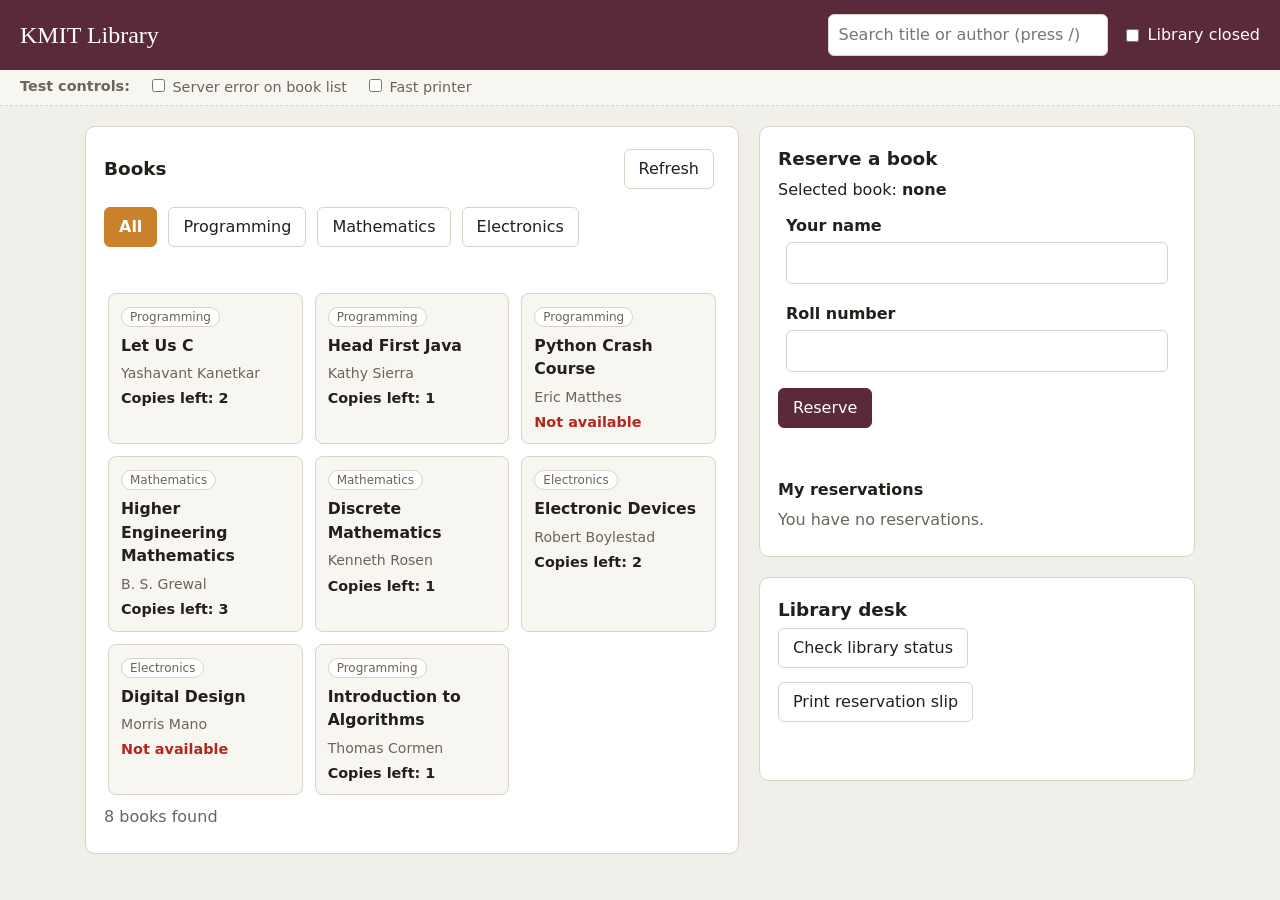
<file: index.html>
<!DOCTYPE html>
<html lang="en">
<head>
  <meta charset="UTF-8">
  <meta name="viewport" content="width=device-width, initial-scale=1">
  <title>KMIT Library: Book Reservations</title>
  <link rel="stylesheet" href="style.css">
</head>
<body>

  <!-- ================= HEADER ================= -->
  <header class="topbar">
    <h1>KMIT Library</h1>
    <input id="searchBox" type="text" placeholder="Search title or author (press /)">
    <label class="switch">
      <input type="checkbox" id="closedToggle">
      Library closed
    </label>
  </header>

  <!-- Test controls: they change how the given server simulator behaves -->
  <div class="testbar">
    <b>Test controls:</b>
    <label><input type="checkbox" id="failToggle"> Server error on book list</label>
    <label><input type="checkbox" id="fastPrinter"> Fast printer</label>
  </div>

  <main class="layout">

    <!-- ================= BOOKS ================= -->
    <section class="panel">
      <div class="panel-head">
        <h2>Books</h2>
        <button id="refreshBtn">Refresh</button>
      </div>

      <div id="tabs" class="tabs">
        <button class="tab selected" data-cat="All">All</button>
        <button class="tab" data-cat="Programming">Programming</button>
        <button class="tab" data-cat="Mathematics">Mathematics</button>
        <button class="tab" data-cat="Electronics">Electronics</button>
      </div>

      <p id="status" class="status"></p>
      <div id="books" class="books"></div>
      <p id="resultCount" class="muted"></p>
    </section>

    <!-- ================= RIGHT COLUMN ================= -->
    <div class="column">

      <section id="details" class="panel hidden">
        <h2 id="detailTitle"></h2>
        <p id="detailAuthor" class="muted"></p>
        <p id="detailSummary"></p>
        <p id="detailCopies"></p>
        <p id="detailMsg" class="muted"></p>
      </section>

      <section class="panel">
        <h2>Reserve a book</h2>
        <p>Selected book: <b id="selectedBook">none</b></p>

        <form id="reserveForm" novalidate>
          <div class="field">
            <label for="studentName">Your name</label>
            <input id="studentName" type="text">
          </div>
          <div class="field">
            <label for="rollNo">Roll number</label>
            <input id="rollNo" type="text">
          </div>
          <button id="reserveBtn" class="primary">Reserve</button>
        </form>
        <p id="formMsg" class="status"></p>

        <h3>My reservations</h3>
        <p id="noReservations" class="muted">You have no reservations.</p>
        <ul id="reservations" class="reservations"></ul>
      </section>

      <section class="panel">
        <h2>Library desk</h2>
        <button id="statusBtn">Check library status</button>
        <p id="libStatus"></p>
        <p id="libHours"></p>
        <p id="statusTime" class="muted"></p>

        <button id="printBtn">Print reservation slip</button>
        <p id="printMsg" class="status"></p>
      </section>

    </div>
  </main>

  <script src="script.js"></script>
</body>
</html>
</file>
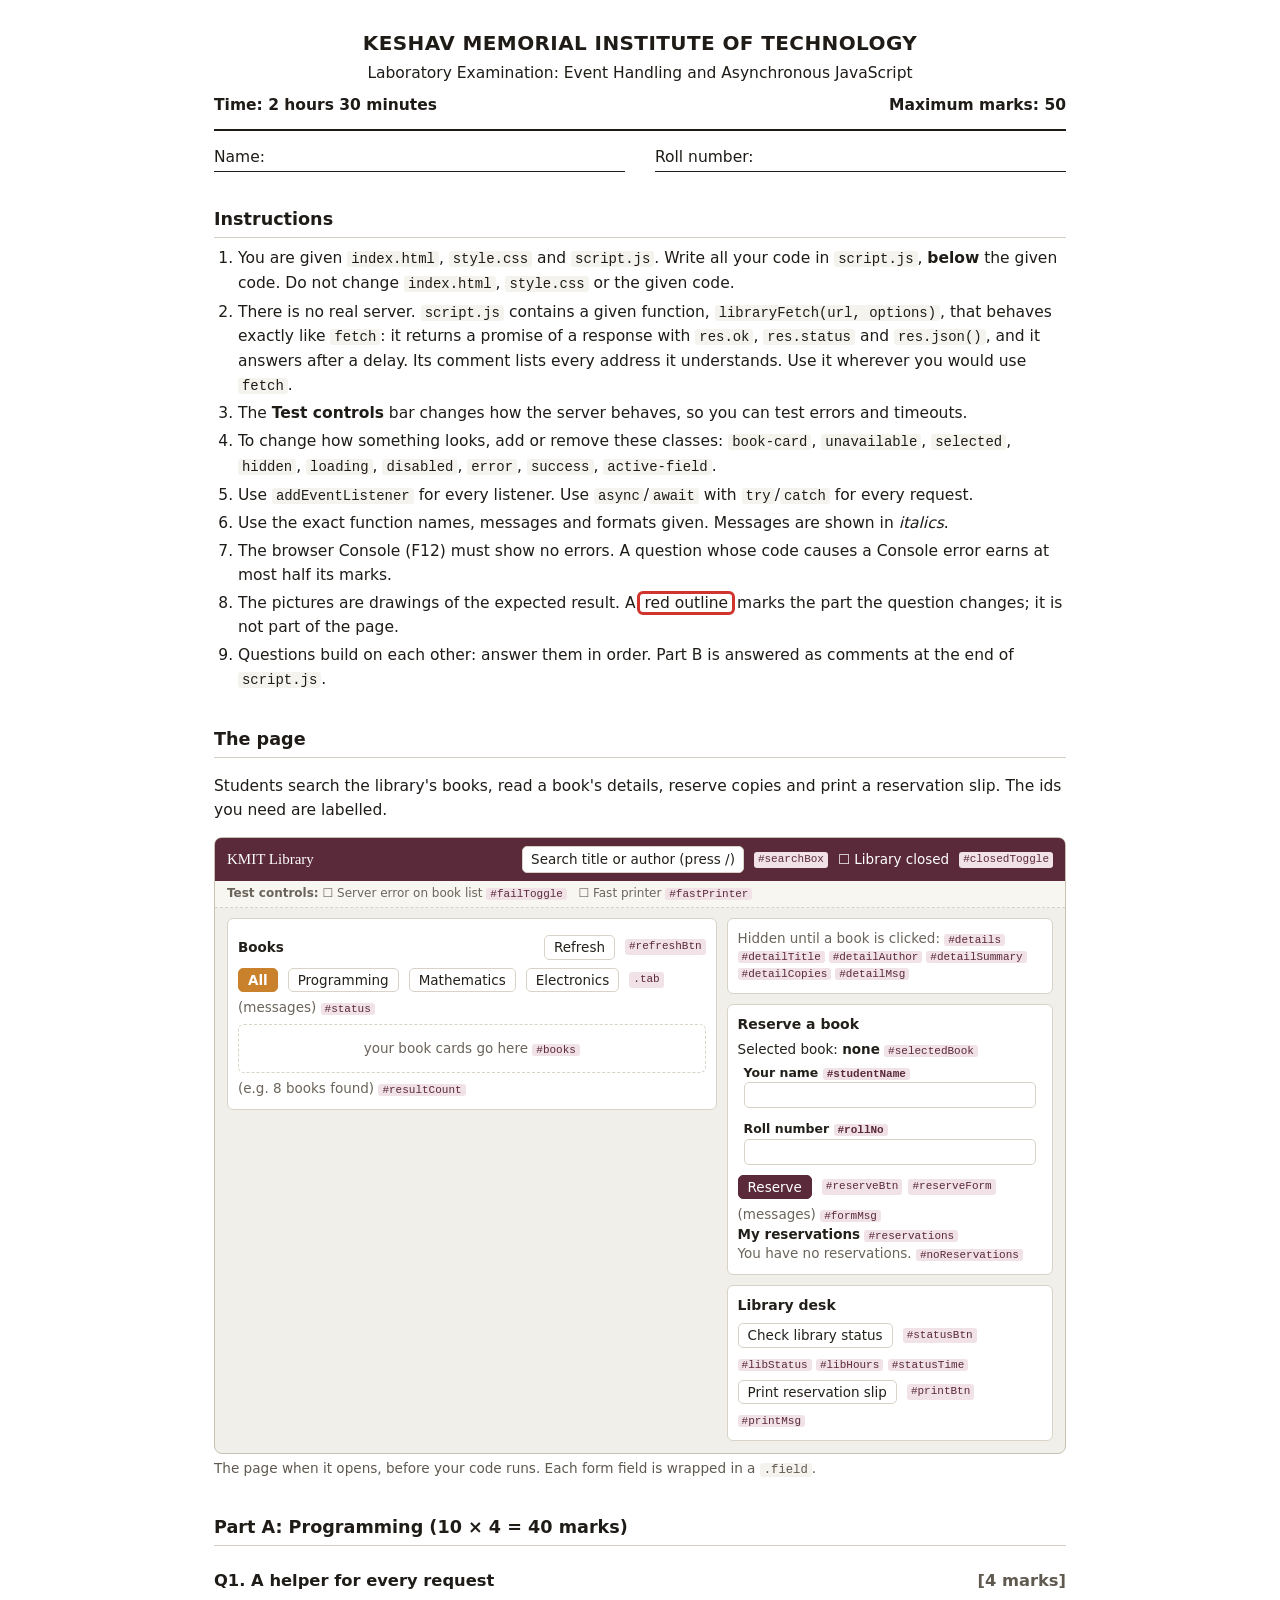
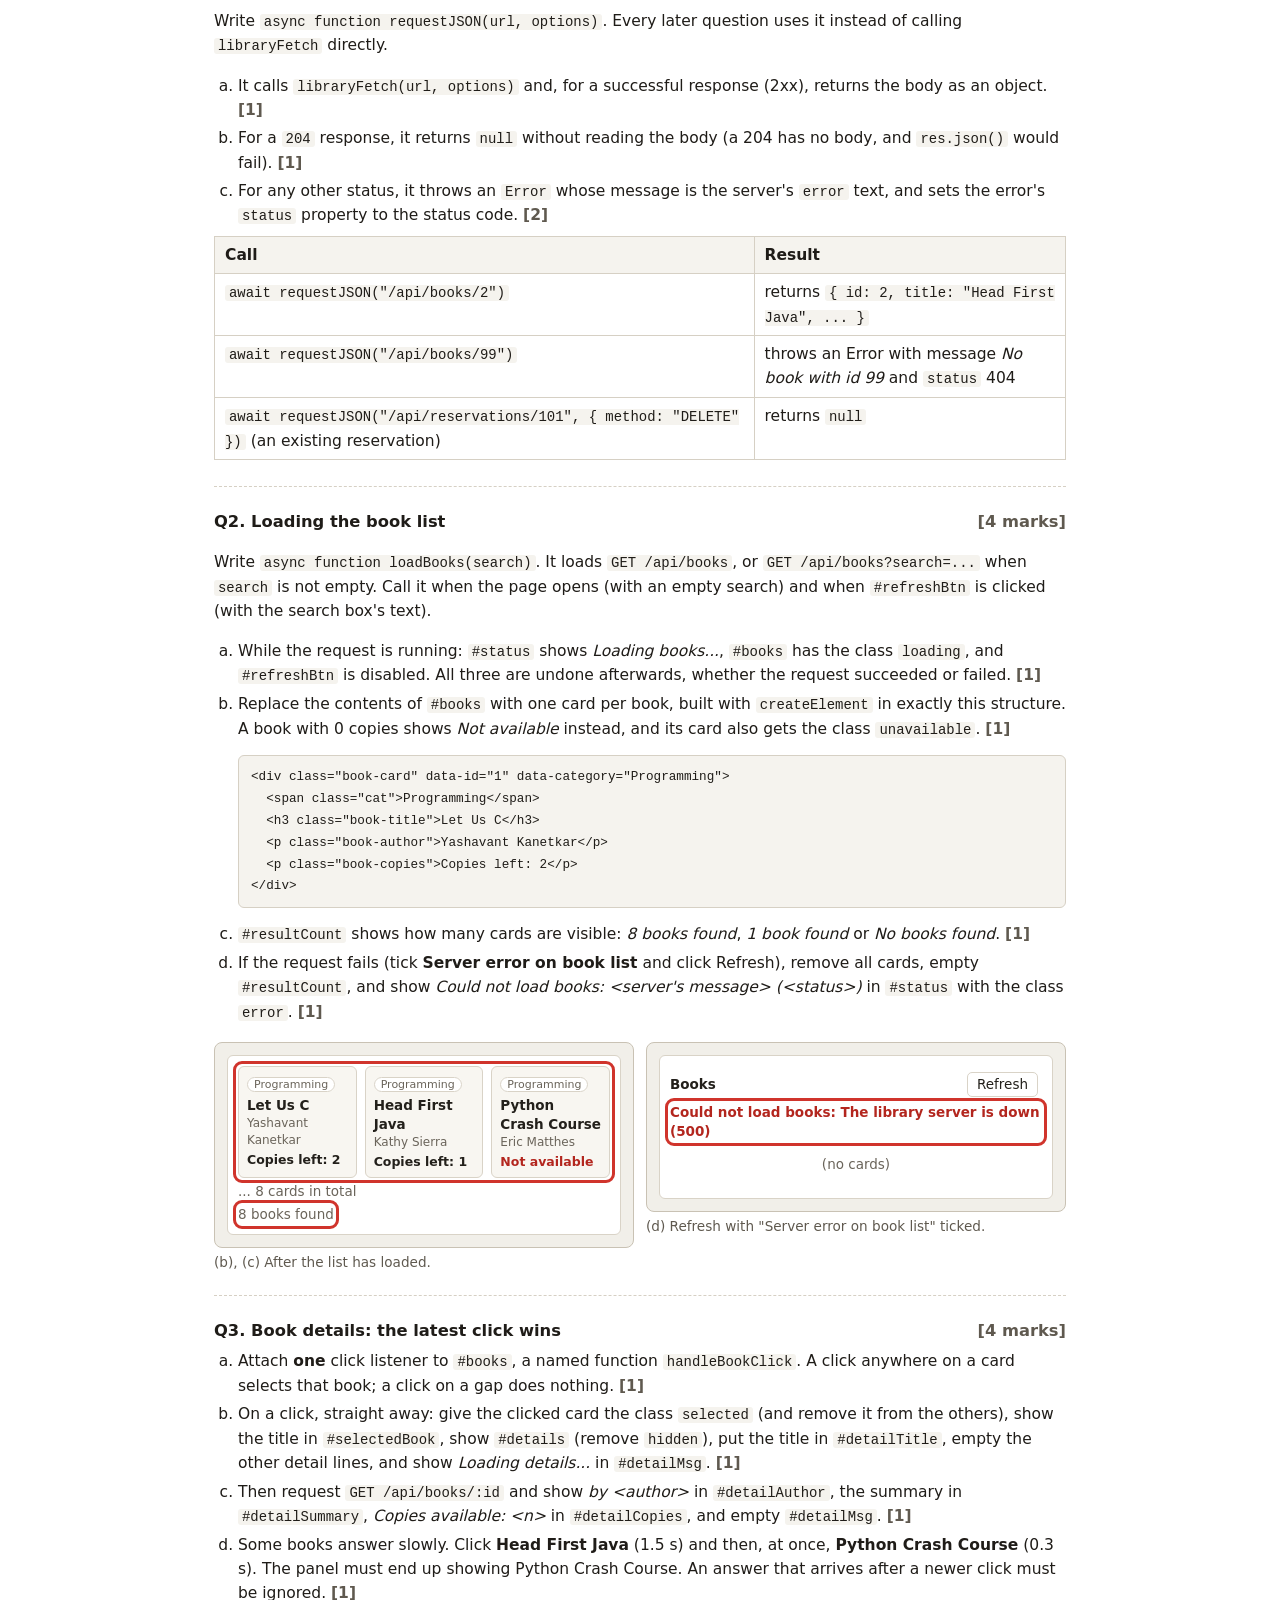
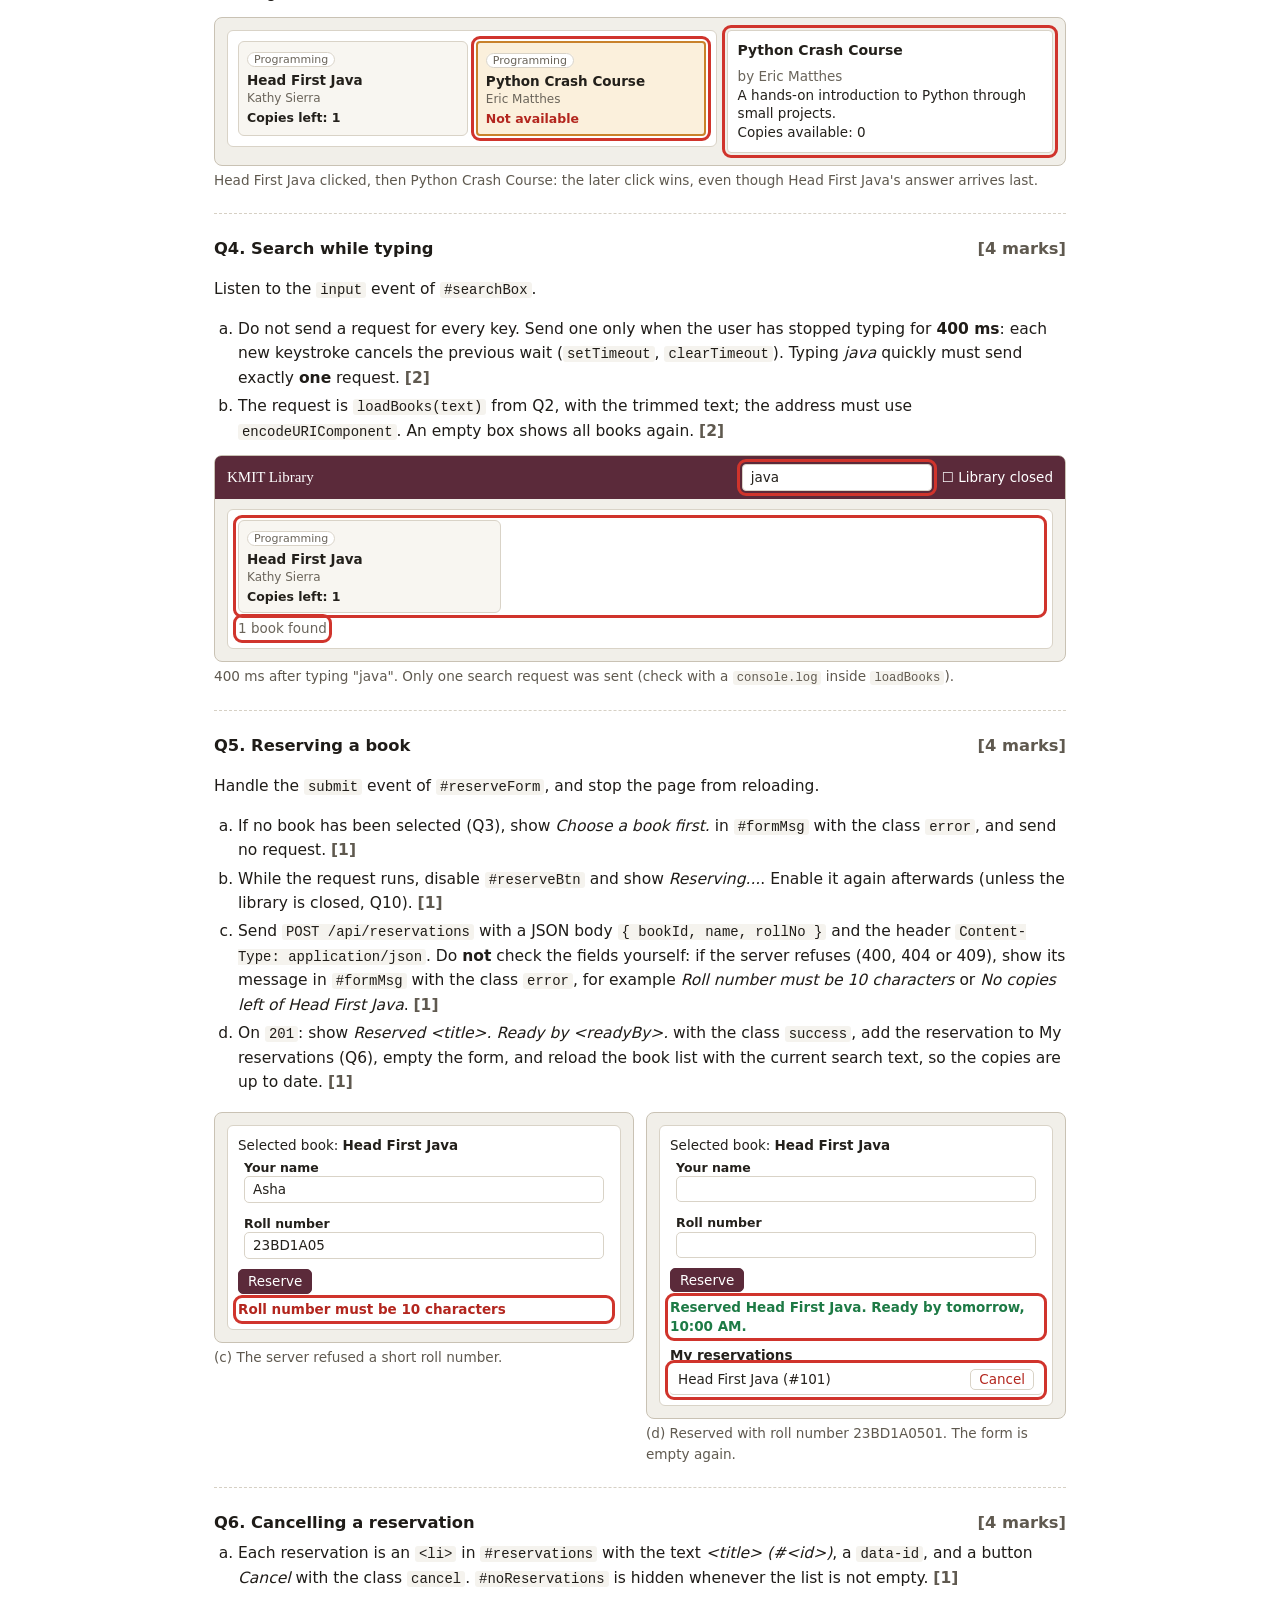
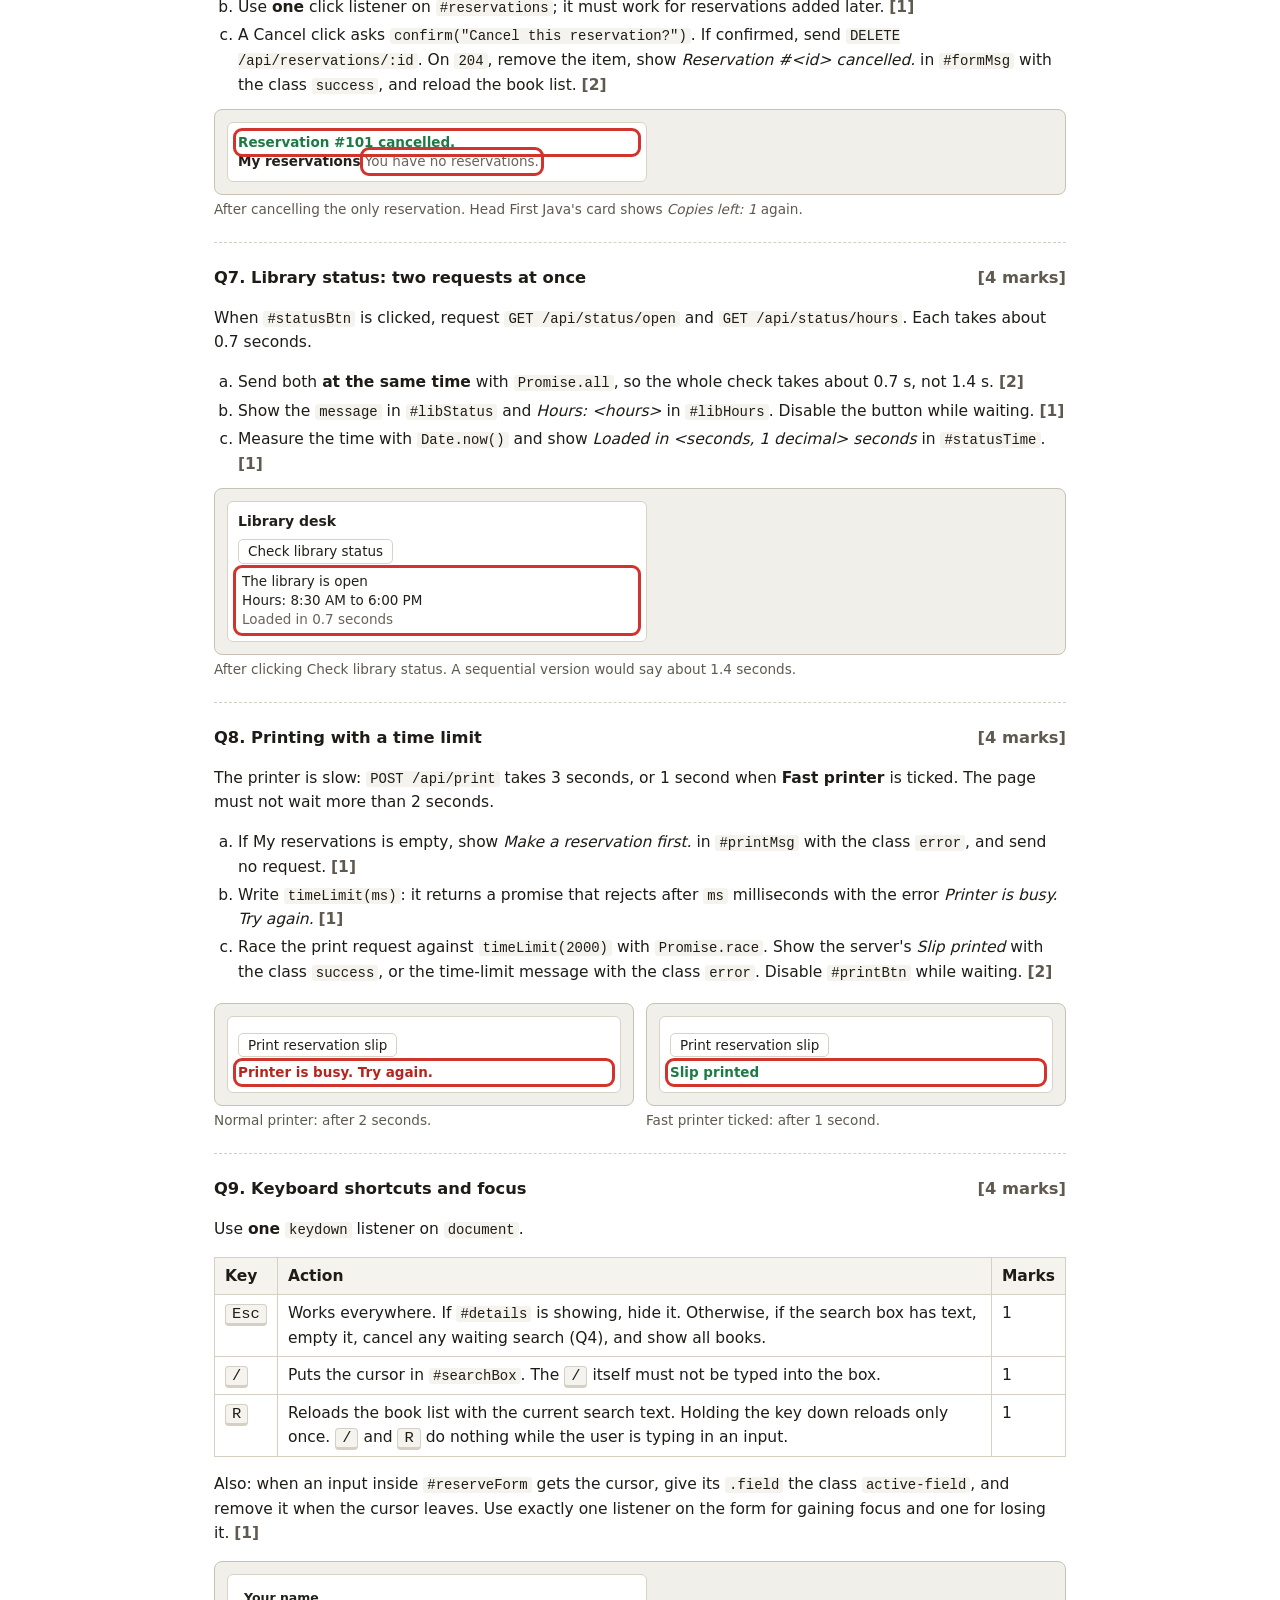
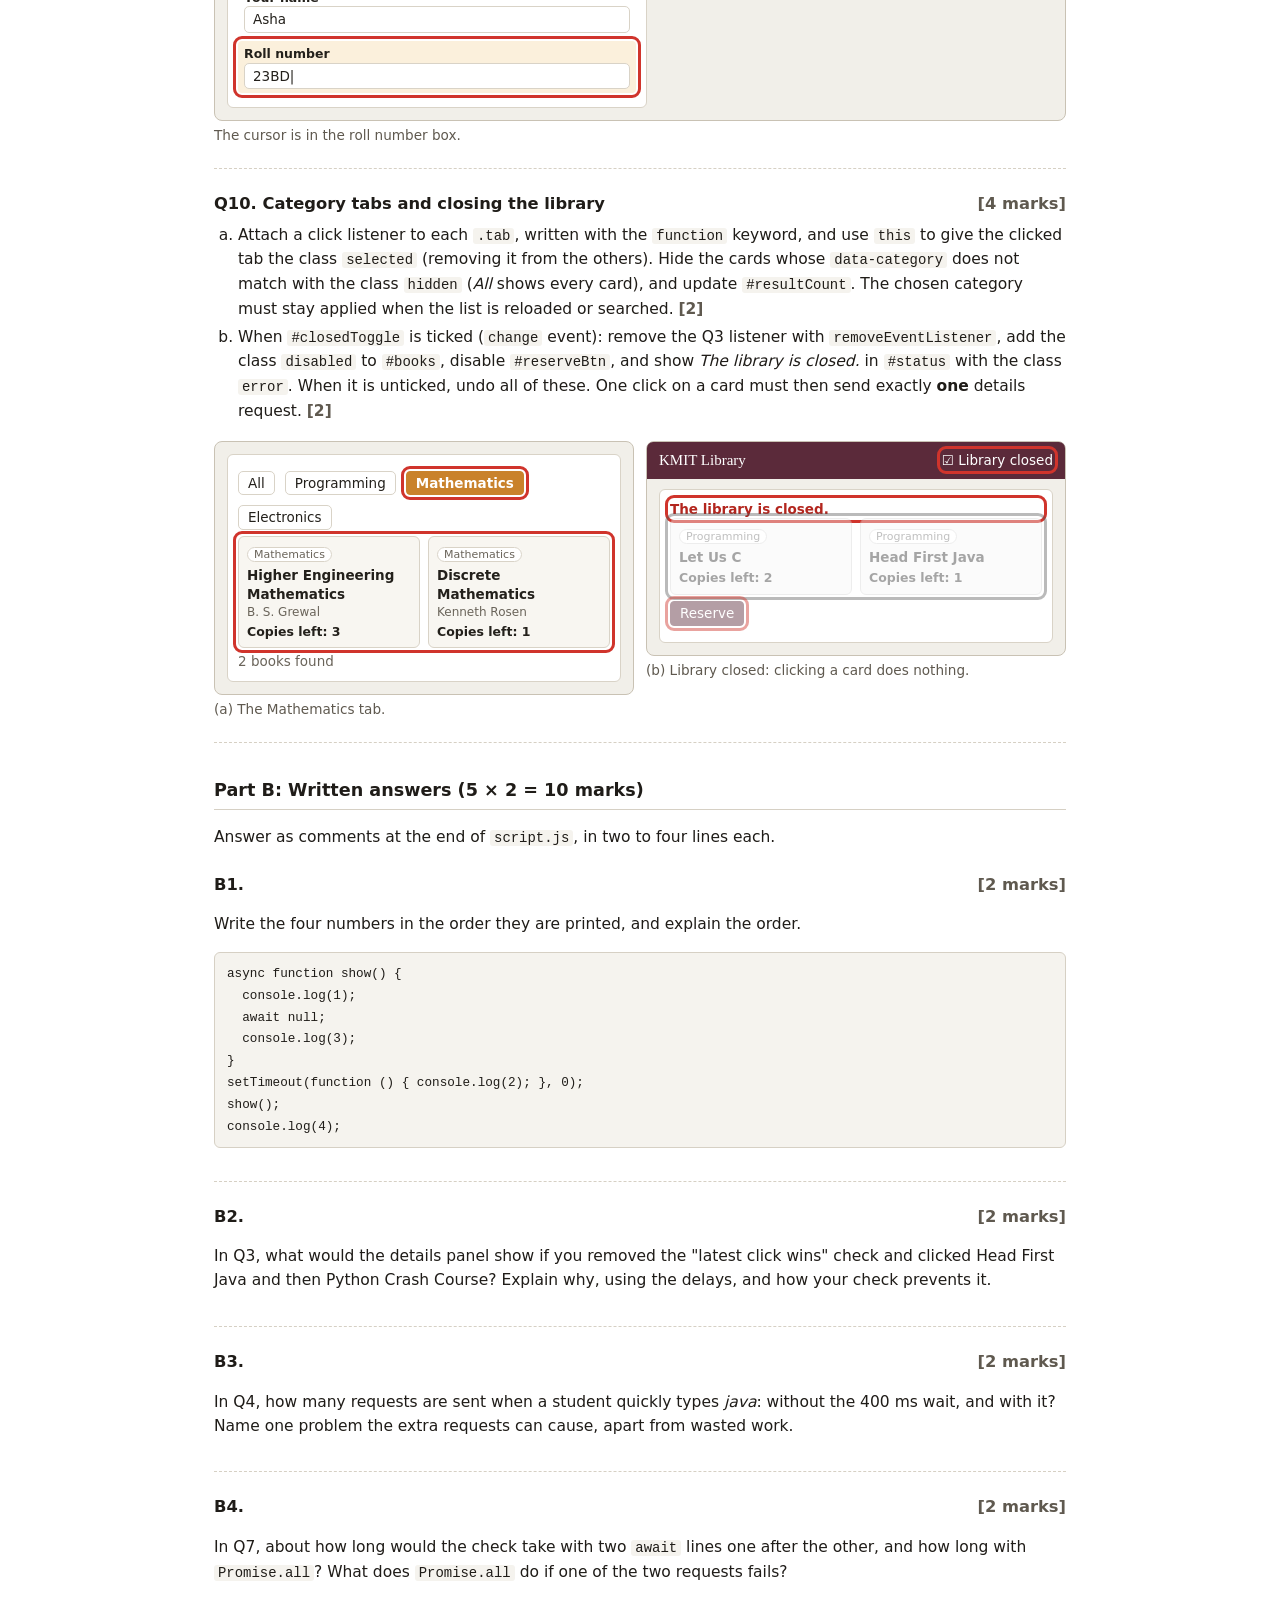
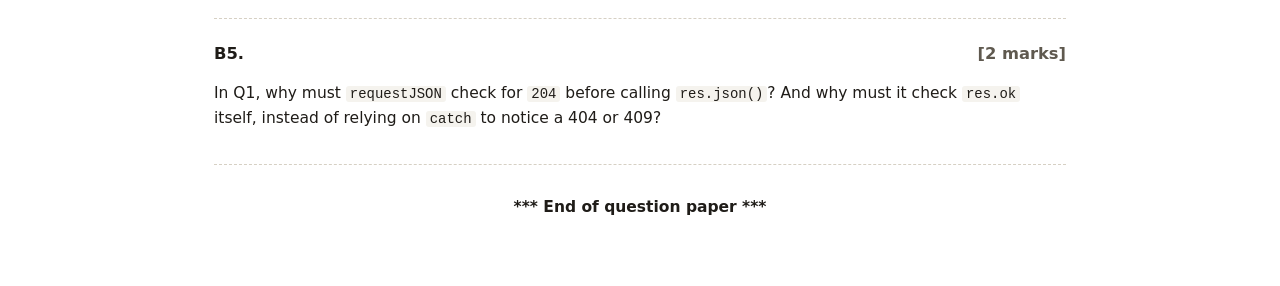
<file: question-paper.html>
<!DOCTYPE html>
<html lang="en">
<head>
<meta charset="UTF-8">
<meta name="viewport" content="width=device-width, initial-scale=1">
<title>Lab Exam: Event Handling and Asynchronous JavaScript</title>
<style>
  :root { --bg: #ffffff; --ink: #1f1c18; --muted: #5f594f; --line: #d6d0c4; --soft: #f5f3ee; color-scheme: light; }
  @media (prefers-color-scheme: dark) {
    :root { --bg: #16141a; --ink: #e9e4dc; --muted: #a39b90; --line: #39343d; --soft: #211e25; color-scheme: dark; }
  }
  * { box-sizing: border-box; }
  body { margin: 0; background: var(--bg); color: var(--ink); font: 15.5px/1.55 "Segoe UI", system-ui, sans-serif; }
  .paper { max-width: 900px; margin: 0 auto; padding: 28px 24px 60px; }
  .head { text-align: center; border-bottom: 2px solid var(--ink); padding-bottom: 12px; }
  .head h1 { font-size: 1.25rem; margin: 0; letter-spacing: 0.4px; }
  .head p { margin: 2px 0; }
  .meta { display: flex; justify-content: space-between; flex-wrap: wrap; gap: 8px; font-weight: 600; margin-top: 8px; }
  .student { display: flex; gap: 30px; flex-wrap: wrap; margin: 14px 0; }
  .student span { flex: 1; min-width: 220px; border-bottom: 1px solid var(--ink); padding-bottom: 2px; }
  h2 { font-size: 1.1rem; margin: 30px 0 8px; padding: 4px 0; border-bottom: 1px solid var(--line); }
  .q { margin: 22px 0; padding-bottom: 18px; border-bottom: 1px dashed var(--line); }
  .q-title { display: flex; justify-content: space-between; gap: 10px; font-weight: 700; font-size: 1.02rem; }
  .q ol, .q ul, .paper > ol { margin: 6px 0; padding-left: 24px; }
  li { margin-bottom: 4px; }
  .mk { color: var(--muted); font-weight: 600; white-space: nowrap; }
  code { font-family: Consolas, "Courier New", monospace; font-size: 0.9em; background: var(--soft); padding: 0 4px; border-radius: 3px; }
  pre { background: var(--soft); border: 1px solid var(--line); border-radius: 6px; padding: 10px 12px; overflow-x: auto; font-size: 0.88rem; }
  pre code { background: none; padding: 0; }
  table { border-collapse: collapse; width: 100%; margin: 8px 0; }
  th, td { border: 1px solid var(--line); padding: 6px 10px; text-align: left; vertical-align: top; }
  th { background: var(--soft); }
  kbd { font-family: Consolas, monospace; border: 1px solid var(--line); border-bottom-width: 3px; border-radius: 4px; padding: 0 6px; background: var(--soft); }
  .pair { display: grid; grid-template-columns: 1fr 1fr; gap: 12px; }
  @media (max-width: 700px) { .pair { grid-template-columns: 1fr; } }

  /* ---------- Mock-up "screenshots" (always light, like a screenshot) ---------- */
  .shot { margin: 12px 0 4px; }
  .shot-cap { font-size: 0.85rem; color: var(--muted); margin-top: 4px; }
  .mock { color: #23201b; background: #f1efe9; border: 1px solid #c9c2b4; border-radius: 8px; padding: 12px; font-size: 13.5px; line-height: 1.4; }
  .mock .bar { background: #5b2a3a; color: #fff; padding: 8px 12px; border-radius: 6px 6px 0 0; margin: -12px -12px 0; display: flex; gap: 10px; align-items: center; flex-wrap: wrap; }
  .mock .bar b { margin-right: auto; font-family: Georgia, serif; font-weight: normal; font-size: 15px; }
  .mock .test { background: #f8f6f1; border-bottom: 1px dashed #d9d3c7; margin: 0 -12px 10px; padding: 4px 12px; font-size: 12px; color: #6a645a; }
  .mock .pnl { background: #fff; border: 1px solid #d9d3c7; border-radius: 6px; padding: 10px; }
  .mock .two { display: grid; grid-template-columns: 1.5fr 1fr; gap: 10px; align-items: start; }
  .mock .stack { display: grid; gap: 10px; }
  .mock .btn { display: inline-block; border: 1px solid #d9d3c7; border-radius: 5px; padding: 2px 9px; background: #fff; margin: 2px 4px 2px 0; color: #23201b; }
  .mock .btn.pri { background: #5b2a3a; color: #fff; border-color: #5b2a3a; }
  .mock .btn.sel { background: #c9822b; color: #fff; border-color: #c9822b; font-weight: 600; }
  .mock .btn.dis { opacity: 0.45; }
  .mock .inp { border: 1px solid #d9d3c7; border-radius: 5px; padding: 3px 8px; background: #fff; min-height: 26px; color: #23201b; }
  .mock .bar .inp { min-width: 190px; }
  .mock .inp.bad { border-color: #b3261e; background: #fdecea; }
  .mock .grid { display: grid; grid-template-columns: repeat(3, 1fr); gap: 8px; }
  .mock .card { background: #f8f6f1; border: 1px solid #d9d3c7; border-radius: 6px; padding: 7px 8px; }
  .mock .card.sel { border: 2px solid #c9822b; background: #fbf0dc; }
  .mock .card .tag { font-size: 11px; color: #6a645a; border: 1px solid #d9d3c7; border-radius: 8px; padding: 0 6px; background: #fff; }
  .mock .card b { display: block; margin-top: 3px; }
  .mock .card i { font-style: normal; color: #6a645a; font-size: 12px; display: block; }
  .mock .card .cp { font-weight: 600; font-size: 12.5px; margin-top: 2px; display: block; }
  .mock .card.na .cp { color: #b3261e; }
  .mock .dim { opacity: 0.4; filter: grayscale(1); }
  .mock .err { color: #b3261e; font-weight: 600; }
  .mock .ok { color: #1d7a45; font-weight: 600; }
  .mock .muted { color: #6a645a; }
  .mock .fld { padding: 4px 6px; border-radius: 5px; margin-bottom: 4px; }
  .mock .fld.act { background: #fbf0dc; }
  .mock .fld label { display: block; font-weight: 600; font-size: 12.5px; }
  .mock .li { border-bottom: 1px solid #d9d3c7; padding: 4px 8px; display: flex; justify-content: space-between; align-items: center; }
  .mock .li .x { color: #b3261e; border: 1px solid #d9d3c7; border-radius: 5px; padding: 0 8px; background: #fff; }
  .mock .hl { outline: 3px solid #d0342c; outline-offset: 2px; border-radius: 4px; }
  .mock .note { display: inline-block; background: #d0342c; color: #fff; font-size: 11.5px; font-weight: 600; border-radius: 4px; padding: 1px 6px; }
  .mock .id { font-family: Consolas, monospace; font-size: 11px; color: #5b2a3a; background: #f0e2e6; border-radius: 3px; padding: 0 4px; }
  .mock .row { display: flex; gap: 6px; flex-wrap: wrap; align-items: center; margin: 4px 0; }
  .mock h4 { margin: 0 0 6px; font-size: 14px; }

  @media print { body { font-size: 13px; } .paper { padding: 0; } .q { break-inside: avoid-page; } }
</style>
</head>
<body>
<div class="paper">

  <div class="head">
    <h1>KESHAV MEMORIAL INSTITUTE OF TECHNOLOGY</h1>
    <p>Laboratory Examination: Event Handling and Asynchronous JavaScript</p>
    <div class="meta"><span>Time: 2 hours 30 minutes</span><span>Maximum marks: 50</span></div>
  </div>

  <div class="student">
    <span>Name:</span>
    <span>Roll number:</span>
  </div>

  <h2>Instructions</h2>
  <ol>
    <li>You are given <code>index.html</code>, <code>style.css</code> and <code>script.js</code>. Write all your code in <code>script.js</code>, <b>below</b> the given code. Do not change <code>index.html</code>, <code>style.css</code> or the given code.</li>
    <li>There is no real server. <code>script.js</code> contains a given function, <code>libraryFetch(url, options)</code>, that behaves exactly like <code>fetch</code>: it returns a promise of a response with <code>res.ok</code>, <code>res.status</code> and <code>res.json()</code>, and it answers after a delay. Its comment lists every address it understands. Use it wherever you would use <code>fetch</code>.</li>
    <li>The <b>Test controls</b> bar changes how the server behaves, so you can test errors and timeouts.</li>
    <li>To change how something looks, add or remove these classes: <code>book-card</code>, <code>unavailable</code>, <code>selected</code>, <code>hidden</code>, <code>loading</code>, <code>disabled</code>, <code>error</code>, <code>success</code>, <code>active-field</code>.</li>
    <li>Use <code>addEventListener</code> for every listener. Use <code>async</code>/<code>await</code> with <code>try</code>/<code>catch</code> for every request.</li>
    <li>Use the exact function names, messages and formats given. Messages are shown in <i>italics</i>.</li>
    <li>The browser Console (F12) must show no errors. A question whose code causes a Console error earns at most half its marks.</li>
    <li>The pictures are drawings of the expected result. A <span style="outline:3px solid #d0342c;padding:0 4px;border-radius:3px">red outline</span> marks the part the question changes; it is not part of the page.</li>
    <li>Questions build on each other: answer them in order. Part B is answered as comments at the end of <code>script.js</code>.</li>
  </ol>

  <h2>The page</h2>
  <p>Students search the library's books, read a book's details, reserve copies and print a reservation slip. The ids you need are labelled.</p>
  <div class="shot">
    <div class="mock">
      <div class="bar"><b>KMIT Library</b><span class="inp">Search title or author (press /)</span><span class="id">#searchBox</span> &#9744; Library closed <span class="id">#closedToggle</span></div>
      <div class="test"><b>Test controls:</b> &#9744; Server error on book list <span class="id">#failToggle</span> &nbsp; &#9744; Fast printer <span class="id">#fastPrinter</span></div>
      <div class="two">
        <div class="pnl">
          <div class="row"><b>Books</b><span style="margin-left:auto" class="btn">Refresh</span><span class="id">#refreshBtn</span></div>
          <div class="row"><span class="btn sel">All</span><span class="btn">Programming</span><span class="btn">Mathematics</span><span class="btn">Electronics</span><span class="id">.tab</span></div>
          <div class="muted">(messages) <span class="id">#status</span></div>
          <div class="muted" style="padding:14px 0;text-align:center;border:1px dashed #d9d3c7;border-radius:6px;margin:6px 0">your book cards go here <span class="id">#books</span></div>
          <div class="muted">(e.g. 8 books found) <span class="id">#resultCount</span></div>
        </div>
        <div class="stack">
          <div class="pnl">
            <div class="muted">Hidden until a book is clicked: <span class="id">#details</span></div>
            <div class="muted" style="font-size:12px"><span class="id">#detailTitle</span> <span class="id">#detailAuthor</span> <span class="id">#detailSummary</span> <span class="id">#detailCopies</span> <span class="id">#detailMsg</span></div>
          </div>
          <div class="pnl">
            <h4>Reserve a book</h4>
            <div>Selected book: <b>none</b> <span class="id">#selectedBook</span></div>
            <div class="fld"><label>Your name <span class="id">#studentName</span></label><div class="inp"></div></div>
            <div class="fld"><label>Roll number <span class="id">#rollNo</span></label><div class="inp"></div></div>
            <div class="row"><span class="btn pri">Reserve</span><span class="id">#reserveBtn</span> <span class="id">#reserveForm</span></div>
            <div class="muted">(messages) <span class="id">#formMsg</span></div>
            <div><b>My reservations</b> <span class="id">#reservations</span></div>
            <div class="muted">You have no reservations. <span class="id">#noReservations</span></div>
          </div>
          <div class="pnl">
            <h4>Library desk</h4>
            <div class="row"><span class="btn">Check library status</span><span class="id">#statusBtn</span></div>
            <div class="muted"><span class="id">#libStatus</span> <span class="id">#libHours</span> <span class="id">#statusTime</span></div>
            <div class="row"><span class="btn">Print reservation slip</span><span class="id">#printBtn</span></div>
            <div class="muted"><span class="id">#printMsg</span></div>
          </div>
        </div>
      </div>
    </div>
    <div class="shot-cap">The page when it opens, before your code runs. Each form field is wrapped in a <code>.field</code>.</div>
  </div>

  <h2>Part A: Programming (10 &times; 4 = 40 marks)</h2>

  <!-- Q1 -->
  <div class="q">
    <div class="q-title"><span>Q1. A helper for every request</span><span class="mk">[4 marks]</span></div>
    <p>Write <code>async function requestJSON(url, options)</code>. Every later question uses it instead of calling <code>libraryFetch</code> directly.</p>
    <ol type="a">
      <li>It calls <code>libraryFetch(url, options)</code> and, for a successful response (2xx), returns the body as an object. <span class="mk">[1]</span></li>
      <li>For a <code>204</code> response, it returns <code>null</code> without reading the body (a 204 has no body, and <code>res.json()</code> would fail). <span class="mk">[1]</span></li>
      <li>For any other status, it throws an <code>Error</code> whose message is the server's <code>error</code> text, and sets the error's <code>status</code> property to the status code. <span class="mk">[2]</span></li>
    </ol>
    <table>
      <tr><th>Call</th><th>Result</th></tr>
      <tr><td><code>await requestJSON("/api/books/2")</code></td><td>returns <code>{ id: 2, title: "Head First Java", ... }</code></td></tr>
      <tr><td><code>await requestJSON("/api/books/99")</code></td><td>throws an Error with message <i>No book with id 99</i> and <code>status</code> 404</td></tr>
      <tr><td><code>await requestJSON("/api/reservations/101", { method: "DELETE" })</code> (an existing reservation)</td><td>returns <code>null</code></td></tr>
    </table>
  </div>

  <!-- Q2 -->
  <div class="q">
    <div class="q-title"><span>Q2. Loading the book list</span><span class="mk">[4 marks]</span></div>
    <p>Write <code>async function loadBooks(search)</code>. It loads <code>GET /api/books</code>, or <code>GET /api/books?search=...</code> when <code>search</code> is not empty. Call it when the page opens (with an empty search) and when <code>#refreshBtn</code> is clicked (with the search box's text).</p>
    <ol type="a">
      <li>While the request is running: <code>#status</code> shows <i>Loading books...</i>, <code>#books</code> has the class <code>loading</code>, and <code>#refreshBtn</code> is disabled. All three are undone afterwards, whether the request succeeded or failed. <span class="mk">[1]</span></li>
      <li>Replace the contents of <code>#books</code> with one card per book, built with <code>createElement</code> in exactly this structure. A book with 0 copies shows <i>Not available</i> instead, and its card also gets the class <code>unavailable</code>. <span class="mk">[1]</span>
<pre><code>&lt;div class="book-card" data-id="1" data-category="Programming"&gt;
  &lt;span class="cat"&gt;Programming&lt;/span&gt;
  &lt;h3 class="book-title"&gt;Let Us C&lt;/h3&gt;
  &lt;p class="book-author"&gt;Yashavant Kanetkar&lt;/p&gt;
  &lt;p class="book-copies"&gt;Copies left: 2&lt;/p&gt;
&lt;/div&gt;</code></pre></li>
      <li><code>#resultCount</code> shows how many cards are visible: <i>8 books found</i>, <i>1 book found</i> or <i>No books found</i>. <span class="mk">[1]</span></li>
      <li>If the request fails (tick <b>Server error on book list</b> and click Refresh), remove all cards, empty <code>#resultCount</code>, and show <i>Could not load books: &lt;server's message&gt; (&lt;status&gt;)</i> in <code>#status</code> with the class <code>error</code>. <span class="mk">[1]</span></li>
    </ol>
    <div class="pair">
      <div class="shot">
        <div class="mock"><div class="pnl">
          <div class="grid hl">
            <div class="card"><span class="tag">Programming</span><b>Let Us C</b><i>Yashavant Kanetkar</i><span class="cp">Copies left: 2</span></div>
            <div class="card"><span class="tag">Programming</span><b>Head First Java</b><i>Kathy Sierra</i><span class="cp">Copies left: 1</span></div>
            <div class="card na"><span class="tag">Programming</span><b>Python Crash Course</b><i>Eric Matthes</i><span class="cp">Not available</span></div>
          </div>
          <div class="muted" style="margin-top:4px">... 8 cards in total</div>
          <div class="muted hl" style="display:inline-block;margin-top:4px">8 books found</div>
        </div></div>
        <div class="shot-cap">(b), (c) After the list has loaded.</div>
      </div>
      <div class="shot">
        <div class="mock"><div class="pnl">
          <div class="row"><b>Books</b><span style="margin-left:auto" class="btn">Refresh</span></div>
          <div class="err hl">Could not load books: The library server is down (500)</div>
          <div class="muted" style="padding:14px 0;text-align:center">(no cards)</div>
        </div></div>
        <div class="shot-cap">(d) Refresh with "Server error on book list" ticked.</div>
      </div>
    </div>
  </div>

  <!-- Q3 -->
  <div class="q">
    <div class="q-title"><span>Q3. Book details: the latest click wins</span><span class="mk">[4 marks]</span></div>
    <ol type="a">
      <li>Attach <b>one</b> click listener to <code>#books</code>, a named function <code>handleBookClick</code>. A click anywhere on a card selects that book; a click on a gap does nothing. <span class="mk">[1]</span></li>
      <li>On a click, straight away: give the clicked card the class <code>selected</code> (and remove it from the others), show the title in <code>#selectedBook</code>, show <code>#details</code> (remove <code>hidden</code>), put the title in <code>#detailTitle</code>, empty the other detail lines, and show <i>Loading details...</i> in <code>#detailMsg</code>. <span class="mk">[1]</span></li>
      <li>Then request <code>GET /api/books/:id</code> and show <i>by &lt;author&gt;</i> in <code>#detailAuthor</code>, the summary in <code>#detailSummary</code>, <i>Copies available: &lt;n&gt;</i> in <code>#detailCopies</code>, and empty <code>#detailMsg</code>. <span class="mk">[1]</span></li>
      <li>Some books answer slowly. Click <b>Head First Java</b> (1.5 s) and then, at once, <b>Python Crash Course</b> (0.3 s). The panel must end up showing Python Crash Course. An answer that arrives after a newer click must be ignored. <span class="mk">[1]</span></li>
    </ol>
    <div class="shot">
      <div class="mock"><div class="two">
        <div class="pnl"><div class="grid" style="grid-template-columns:1fr 1fr">
          <div class="card"><span class="tag">Programming</span><b>Head First Java</b><i>Kathy Sierra</i><span class="cp">Copies left: 1</span></div>
          <div class="card na sel hl"><span class="tag">Programming</span><b>Python Crash Course</b><i>Eric Matthes</i><span class="cp">Not available</span></div>
        </div></div>
        <div class="pnl hl">
          <h4>Python Crash Course</h4>
          <div class="muted">by Eric Matthes</div>
          <div>A hands-on introduction to Python through small projects.</div>
          <div>Copies available: 0</div>
        </div>
      </div></div>
      <div class="shot-cap">Head First Java clicked, then Python Crash Course: the later click wins, even though Head First Java's answer arrives last.</div>
    </div>
  </div>

  <!-- Q4 -->
  <div class="q">
    <div class="q-title"><span>Q4. Search while typing</span><span class="mk">[4 marks]</span></div>
    <p>Listen to the <code>input</code> event of <code>#searchBox</code>.</p>
    <ol type="a">
      <li>Do not send a request for every key. Send one only when the user has stopped typing for <b>400 ms</b>: each new keystroke cancels the previous wait (<code>setTimeout</code>, <code>clearTimeout</code>). Typing <i>java</i> quickly must send exactly <b>one</b> request. <span class="mk">[2]</span></li>
      <li>The request is <code>loadBooks(text)</code> from Q2, with the trimmed text; the address must use <code>encodeURIComponent</code>. An empty box shows all books again. <span class="mk">[2]</span></li>
    </ol>
    <div class="shot">
      <div class="mock">
        <div class="bar"><b>KMIT Library</b><span class="inp hl">java</span> &#9744; Library closed</div>
        <div class="pnl" style="margin-top:10px">
          <div class="grid hl"><div class="card"><span class="tag">Programming</span><b>Head First Java</b><i>Kathy Sierra</i><span class="cp">Copies left: 1</span></div></div>
          <div class="muted hl" style="display:inline-block;margin-top:6px">1 book found</div>
        </div>
      </div>
      <div class="shot-cap">400 ms after typing "java". Only one search request was sent (check with a <code>console.log</code> inside <code>loadBooks</code>).</div>
    </div>
  </div>

  <!-- Q5 -->
  <div class="q">
    <div class="q-title"><span>Q5. Reserving a book</span><span class="mk">[4 marks]</span></div>
    <p>Handle the <code>submit</code> event of <code>#reserveForm</code>, and stop the page from reloading.</p>
    <ol type="a">
      <li>If no book has been selected (Q3), show <i>Choose a book first.</i> in <code>#formMsg</code> with the class <code>error</code>, and send no request. <span class="mk">[1]</span></li>
      <li>While the request runs, disable <code>#reserveBtn</code> and show <i>Reserving...</i>. Enable it again afterwards (unless the library is closed, Q10). <span class="mk">[1]</span></li>
      <li>Send <code>POST /api/reservations</code> with a JSON body <code>{ bookId, name, rollNo }</code> and the header <code>Content-Type: application/json</code>. Do <b>not</b> check the fields yourself: if the server refuses (400, 404 or 409), show its message in <code>#formMsg</code> with the class <code>error</code>, for example <i>Roll number must be 10 characters</i> or <i>No copies left of Head First Java</i>. <span class="mk">[1]</span></li>
      <li>On <code>201</code>: show <i>Reserved &lt;title&gt;. Ready by &lt;readyBy&gt;.</i> with the class <code>success</code>, add the reservation to My reservations (Q6), empty the form, and reload the book list with the current search text, so the copies are up to date. <span class="mk">[1]</span></li>
    </ol>
    <div class="pair">
      <div class="shot">
        <div class="mock"><div class="pnl">
          <div>Selected book: <b>Head First Java</b></div>
          <div class="fld"><label>Your name</label><div class="inp">Asha</div></div>
          <div class="fld"><label>Roll number</label><div class="inp">23BD1A05</div></div>
          <div class="row"><span class="btn pri">Reserve</span></div>
          <div class="err hl">Roll number must be 10 characters</div>
        </div></div>
        <div class="shot-cap">(c) The server refused a short roll number.</div>
      </div>
      <div class="shot">
        <div class="mock"><div class="pnl">
          <div>Selected book: <b>Head First Java</b></div>
          <div class="fld"><label>Your name</label><div class="inp"></div></div>
          <div class="fld"><label>Roll number</label><div class="inp"></div></div>
          <div class="row"><span class="btn pri">Reserve</span></div>
          <div class="ok hl">Reserved Head First Java. Ready by tomorrow, 10:00 AM.</div>
          <div style="margin-top:10px"><b>My reservations</b></div>
          <div class="li hl">Head First Java (#101) <span class="x">Cancel</span></div>
        </div></div>
        <div class="shot-cap">(d) Reserved with roll number 23BD1A0501. The form is empty again.</div>
      </div>
    </div>
  </div>

  <!-- Q6 -->
  <div class="q">
    <div class="q-title"><span>Q6. Cancelling a reservation</span><span class="mk">[4 marks]</span></div>
    <ol type="a">
      <li>Each reservation is an <code>&lt;li&gt;</code> in <code>#reservations</code> with the text <i>&lt;title&gt; (#&lt;id&gt;)</i>, a <code>data-id</code>, and a button <i>Cancel</i> with the class <code>cancel</code>. <code>#noReservations</code> is hidden whenever the list is not empty. <span class="mk">[1]</span></li>
      <li>Use <b>one</b> click listener on <code>#reservations</code>; it must work for reservations added later. <span class="mk">[1]</span></li>
      <li>A Cancel click asks <code>confirm("Cancel this reservation?")</code>. If confirmed, send <code>DELETE /api/reservations/:id</code>. On <code>204</code>, remove the item, show <i>Reservation #&lt;id&gt; cancelled.</i> in <code>#formMsg</code> with the class <code>success</code>, and reload the book list. <span class="mk">[2]</span></li>
    </ol>
    <div class="shot">
      <div class="mock"><div class="pnl" style="max-width:420px">
        <div class="ok hl">Reservation #101 cancelled.</div>
        <b>My reservations</b>
        <div class="muted hl" style="display:inline-block">You have no reservations.</div>
      </div></div>
      <div class="shot-cap">After cancelling the only reservation. Head First Java's card shows <i>Copies left: 1</i> again.</div>
    </div>
  </div>

  <!-- Q7 -->
  <div class="q">
    <div class="q-title"><span>Q7. Library status: two requests at once</span><span class="mk">[4 marks]</span></div>
    <p>When <code>#statusBtn</code> is clicked, request <code>GET /api/status/open</code> and <code>GET /api/status/hours</code>. Each takes about 0.7 seconds.</p>
    <ol type="a">
      <li>Send both <b>at the same time</b> with <code>Promise.all</code>, so the whole check takes about 0.7 s, not 1.4 s. <span class="mk">[2]</span></li>
      <li>Show the <code>message</code> in <code>#libStatus</code> and <i>Hours: &lt;hours&gt;</i> in <code>#libHours</code>. Disable the button while waiting. <span class="mk">[1]</span></li>
      <li>Measure the time with <code>Date.now()</code> and show <i>Loaded in &lt;seconds, 1 decimal&gt; seconds</i> in <code>#statusTime</code>. <span class="mk">[1]</span></li>
    </ol>
    <div class="shot">
      <div class="mock"><div class="pnl" style="max-width:420px">
        <h4>Library desk</h4>
        <div class="row"><span class="btn">Check library status</span></div>
        <div class="hl" style="padding:2px 4px">The library is open<br>Hours: 8:30 AM to 6:00 PM<br><span class="muted">Loaded in 0.7 seconds</span></div>
      </div></div>
      <div class="shot-cap">After clicking Check library status. A sequential version would say about 1.4 seconds.</div>
    </div>
  </div>

  <!-- Q8 -->
  <div class="q">
    <div class="q-title"><span>Q8. Printing with a time limit</span><span class="mk">[4 marks]</span></div>
    <p>The printer is slow: <code>POST /api/print</code> takes 3 seconds, or 1 second when <b>Fast printer</b> is ticked. The page must not wait more than 2 seconds.</p>
    <ol type="a">
      <li>If My reservations is empty, show <i>Make a reservation first.</i> in <code>#printMsg</code> with the class <code>error</code>, and send no request. <span class="mk">[1]</span></li>
      <li>Write <code>timeLimit(ms)</code>: it returns a promise that rejects after <code>ms</code> milliseconds with the error <i>Printer is busy. Try again.</i> <span class="mk">[1]</span></li>
      <li>Race the print request against <code>timeLimit(2000)</code> with <code>Promise.race</code>. Show the server's <i>Slip printed</i> with the class <code>success</code>, or the time-limit message with the class <code>error</code>. Disable <code>#printBtn</code> while waiting. <span class="mk">[2]</span></li>
    </ol>
    <div class="pair">
      <div class="shot">
        <div class="mock"><div class="pnl">
          <div class="row"><span class="btn">Print reservation slip</span></div>
          <div class="err hl">Printer is busy. Try again.</div>
        </div></div>
        <div class="shot-cap">Normal printer: after 2 seconds.</div>
      </div>
      <div class="shot">
        <div class="mock"><div class="pnl">
          <div class="row"><span class="btn">Print reservation slip</span></div>
          <div class="ok hl">Slip printed</div>
        </div></div>
        <div class="shot-cap">Fast printer ticked: after 1 second.</div>
      </div>
    </div>
  </div>

  <!-- Q9 -->
  <div class="q">
    <div class="q-title"><span>Q9. Keyboard shortcuts and focus</span><span class="mk">[4 marks]</span></div>
    <p>Use <b>one</b> <code>keydown</code> listener on <code>document</code>.</p>
    <table>
      <tr><th>Key</th><th>Action</th><th>Marks</th></tr>
      <tr><td><kbd>Esc</kbd></td><td>Works everywhere. If <code>#details</code> is showing, hide it. Otherwise, if the search box has text, empty it, cancel any waiting search (Q4), and show all books.</td><td>1</td></tr>
      <tr><td><kbd>/</kbd></td><td>Puts the cursor in <code>#searchBox</code>. The <kbd>/</kbd> itself must not be typed into the box.</td><td>1</td></tr>
      <tr><td><kbd>R</kbd></td><td>Reloads the book list with the current search text. Holding the key down reloads only once. <kbd>/</kbd> and <kbd>R</kbd> do nothing while the user is typing in an input.</td><td>1</td></tr>
    </table>
    <p>Also: when an input inside <code>#reserveForm</code> gets the cursor, give its <code>.field</code> the class <code>active-field</code>, and remove it when the cursor leaves. Use exactly one listener on the form for gaining focus and one for losing it. <span class="mk">[1]</span></p>
    <div class="shot">
      <div class="mock"><div class="pnl" style="max-width:420px">
        <div class="fld"><label>Your name</label><div class="inp">Asha</div></div>
        <div class="fld act hl"><label>Roll number</label><div class="inp">23BD|</div></div>
      </div></div>
      <div class="shot-cap">The cursor is in the roll number box.</div>
    </div>
  </div>

  <!-- Q10 -->
  <div class="q">
    <div class="q-title"><span>Q10. Category tabs and closing the library</span><span class="mk">[4 marks]</span></div>
    <ol type="a">
      <li>Attach a click listener to each <code>.tab</code>, written with the <code>function</code> keyword, and use <code>this</code> to give the clicked tab the class <code>selected</code> (removing it from the others). Hide the cards whose <code>data-category</code> does not match with the class <code>hidden</code> (<i>All</i> shows every card), and update <code>#resultCount</code>. The chosen category must stay applied when the list is reloaded or searched. <span class="mk">[2]</span></li>
      <li>When <code>#closedToggle</code> is ticked (<code>change</code> event): remove the Q3 listener with <code>removeEventListener</code>, add the class <code>disabled</code> to <code>#books</code>, disable <code>#reserveBtn</code>, and show <i>The library is closed.</i> in <code>#status</code> with the class <code>error</code>. When it is unticked, undo all of these. One click on a card must then send exactly <b>one</b> details request. <span class="mk">[2]</span></li>
    </ol>
    <div class="pair">
      <div class="shot">
        <div class="mock"><div class="pnl">
          <div class="row"><span class="btn">All</span><span class="btn">Programming</span><span class="btn sel hl">Mathematics</span><span class="btn">Electronics</span></div>
          <div class="grid hl" style="grid-template-columns:1fr 1fr">
            <div class="card"><span class="tag">Mathematics</span><b>Higher Engineering Mathematics</b><i>B. S. Grewal</i><span class="cp">Copies left: 3</span></div>
            <div class="card"><span class="tag">Mathematics</span><b>Discrete Mathematics</b><i>Kenneth Rosen</i><span class="cp">Copies left: 1</span></div>
          </div>
          <div class="muted" style="margin-top:4px">2 books found</div>
        </div></div>
        <div class="shot-cap">(a) The Mathematics tab.</div>
      </div>
      <div class="shot">
        <div class="mock">
          <div class="bar"><b>KMIT Library</b><span class="hl">&#9745; Library closed</span></div>
          <div class="pnl" style="margin-top:10px">
            <div class="err hl">The library is closed.</div>
            <div class="grid dim hl" style="grid-template-columns:1fr 1fr">
              <div class="card"><span class="tag">Programming</span><b>Let Us C</b><span class="cp">Copies left: 2</span></div>
              <div class="card"><span class="tag">Programming</span><b>Head First Java</b><span class="cp">Copies left: 1</span></div>
            </div>
            <div class="row"><span class="btn pri dis hl">Reserve</span></div>
          </div>
        </div>
        <div class="shot-cap">(b) Library closed: clicking a card does nothing.</div>
      </div>
    </div>
  </div>

  <h2>Part B: Written answers (5 &times; 2 = 10 marks)</h2>
  <p>Answer as comments at the end of <code>script.js</code>, in two to four lines each.</p>

  <div class="q">
    <div class="q-title"><span>B1.</span><span class="mk">[2 marks]</span></div>
    <p>Write the four numbers in the order they are printed, and explain the order.</p>
<pre><code>async function show() {
  console.log(1);
  await null;
  console.log(3);
}
setTimeout(function () { console.log(2); }, 0);
show();
console.log(4);</code></pre>
  </div>

  <div class="q">
    <div class="q-title"><span>B2.</span><span class="mk">[2 marks]</span></div>
    <p>In Q3, what would the details panel show if you removed the "latest click wins" check and clicked Head First Java and then Python Crash Course? Explain why, using the delays, and how your check prevents it.</p>
  </div>

  <div class="q">
    <div class="q-title"><span>B3.</span><span class="mk">[2 marks]</span></div>
    <p>In Q4, how many requests are sent when a student quickly types <i>java</i>: without the 400 ms wait, and with it? Name one problem the extra requests can cause, apart from wasted work.</p>
  </div>

  <div class="q">
    <div class="q-title"><span>B4.</span><span class="mk">[2 marks]</span></div>
    <p>In Q7, about how long would the check take with two <code>await</code> lines one after the other, and how long with <code>Promise.all</code>? What does <code>Promise.all</code> do if one of the two requests fails?</p>
  </div>

  <div class="q">
    <div class="q-title"><span>B5.</span><span class="mk">[2 marks]</span></div>
    <p>In Q1, why must <code>requestJSON</code> check for <code>204</code> before calling <code>res.json()</code>? And why must it check <code>res.ok</code> itself, instead of relying on <code>catch</code> to notice a 404 or 409?</p>
  </div>

  <p style="text-align:center;margin-top:30px;font-weight:600">*** End of question paper ***</p>
</div>
</body>
</html>
</file>
<file: style.css>
/* =========================================================
   KMIT Library: ready-made styles. Do not edit this file.

   Classes your JavaScript can add or remove:
     .book-card      a book card you create (see the question paper, Q2)
     .unavailable    on a .book-card with no copies left
     .selected       on a .tab or a .book-card
     .hidden         on any element
     .loading        on #books while a list is loading (dims it)
     .disabled       on #books when the library is closed
     .error          on #status, #formMsg, #printMsg, or an input
     .success        on #status, #formMsg, #printMsg
     .active-field   on a .field
   ========================================================= */

:root {
  --bg: #f1efe9;
  --panel: #ffffff;
  --ink: #23201b;
  --muted: #6a645a;
  --line: #d9d3c7;
  --brand: #5b2a3a;
  --brand-ink: #ffffff;
  --accent: #c9822b;
  --soft: #f8f6f1;
  --ok: #1d7a45;
  --bad: #b3261e;
  --bad-soft: #fdecea;
  --focus: #fbf0dc;
  color-scheme: light;
}

@media (prefers-color-scheme: dark) {
  :root {
    --bg: #17151a;
    --panel: #211e24;
    --ink: #ebe6df;
    --muted: #a39b90;
    --line: #3a353d;
    --brand: #7d3b52;
    --brand-ink: #ffffff;
    --accent: #e0a04d;
    --soft: #2a262d;
    --ok: #6fd39a;
    --bad: #ff8a80;
    --bad-soft: #3a1f1d;
    --focus: #3a3122;
    color-scheme: dark;
  }
}

* { box-sizing: border-box; }

body {
  margin: 0;
  background: var(--bg);
  color: var(--ink);
  font: 16px/1.5 "Segoe UI", system-ui, sans-serif;
}

h1, h2, h3 { margin: 0; }
h2 { font-size: 1.15rem; }
h3 { font-size: 1rem; margin: 16px 0 6px; }
p { margin: 6px 0; }

/* ---------- Header and test bar ---------- */
.topbar {
  display: flex;
  flex-wrap: wrap;
  align-items: center;
  gap: 14px;
  padding: 14px 20px;
  background: var(--brand);
  color: var(--brand-ink);
}
.topbar h1 { font-family: Georgia, "Times New Roman", serif; font-weight: normal; font-size: 1.5rem; margin-right: auto; }
.topbar input[type="text"] { width: 280px; max-width: 100%; }
.switch { display: flex; align-items: center; gap: 6px; cursor: pointer; }

.testbar {
  display: flex;
  flex-wrap: wrap;
  gap: 18px;
  padding: 6px 20px;
  font-size: 0.9rem;
  background: var(--soft);
  border-bottom: 1px dashed var(--line);
  color: var(--muted);
}

/* ---------- Layout ---------- */
.layout {
  max-width: 1150px;
  margin: 0 auto;
  padding: 20px;
  display: grid;
  grid-template-columns: 1.5fr 1fr;
  gap: 20px;
  align-items: start;
}
@media (max-width: 860px) {
  .layout { grid-template-columns: 1fr; }
}
.column { display: grid; gap: 20px; }

.panel {
  background: var(--panel);
  border: 1px solid var(--line);
  border-radius: 10px;
  padding: 18px;
}
.panel-head { display: flex; align-items: center; justify-content: space-between; gap: 10px; margin-bottom: 10px; }

/* ---------- Controls ---------- */
button, input { font: inherit; color: var(--ink); }
button {
  padding: 7px 14px;
  margin: 4px 6px 4px 0;
  border: 1px solid var(--line);
  border-radius: 6px;
  background: var(--panel);
  cursor: pointer;
}
button:hover { border-color: var(--brand); }
button:disabled { opacity: 0.5; cursor: not-allowed; }
button.primary { background: var(--brand); border-color: var(--brand); color: var(--brand-ink); }
input[type="text"] {
  width: 100%;
  padding: 8px 10px;
  border: 1px solid var(--line);
  border-radius: 6px;
  background: var(--panel);
}
:focus-visible { outline: 3px solid var(--accent); outline-offset: 2px; }

/* ---------- Tabs ---------- */
.tabs { margin-bottom: 8px; }
.tab.selected { background: var(--accent); border-color: var(--accent); color: #ffffff; font-weight: 600; }

/* ---------- Book cards ---------- */
.books {
  display: grid;
  grid-template-columns: repeat(auto-fill, minmax(170px, 1fr));
  gap: 12px;
  padding: 4px;
  min-height: 60px;
  transition: opacity 0.2s;
}
.books.loading { opacity: 0.4; }
.books.disabled { opacity: 0.4; filter: grayscale(1); }
.books.disabled .book-card { cursor: not-allowed; }

.book-card {
  background: var(--soft);
  border: 1px solid var(--line);
  border-radius: 8px;
  padding: 10px 12px;
  cursor: pointer;
  user-select: none;
}
.book-card:hover { border-color: var(--brand); }
.book-card.selected { border: 2px solid var(--accent); background: var(--focus); }
.book-card .cat {
  display: inline-block;
  font-size: 0.75rem;
  padding: 0 8px;
  border-radius: 10px;
  border: 1px solid var(--line);
  background: var(--panel);
  color: var(--muted);
}
.book-card .book-title { font-size: 0.98rem; margin-top: 6px; }
.book-card .book-author { color: var(--muted); font-size: 0.88rem; margin: 2px 0; }
.book-card .book-copies { font-weight: 600; font-size: 0.9rem; margin: 4px 0 0; }
.book-card.unavailable .book-copies { color: var(--bad); }

/* ---------- Messages ---------- */
.muted { color: var(--muted); }
.status { min-height: 1.5em; font-weight: 600; }
.status.error, #printMsg.error, #formMsg.error { color: var(--bad); }
.status.success, #printMsg.success, #formMsg.success { color: var(--ok); }

/* ---------- Form ---------- */
.field { padding: 6px 8px; margin-bottom: 6px; border-radius: 6px; }
.field label { display: block; font-weight: 600; margin-bottom: 4px; }
.field.active-field { background: var(--focus); }
input.error { border-color: var(--bad); background: var(--bad-soft); }

/* ---------- Reservations ---------- */
.reservations { list-style: none; padding: 0; margin: 0; }
.reservations li {
  display: flow-root;
  padding: 6px 10px;
  line-height: 2;
  border-bottom: 1px solid var(--line);
}
.reservations .cancel { float: right; margin: 0; padding: 2px 10px; color: var(--bad); }

/* ---------- Utility ---------- */
.hidden { display: none !important; }
</file>
